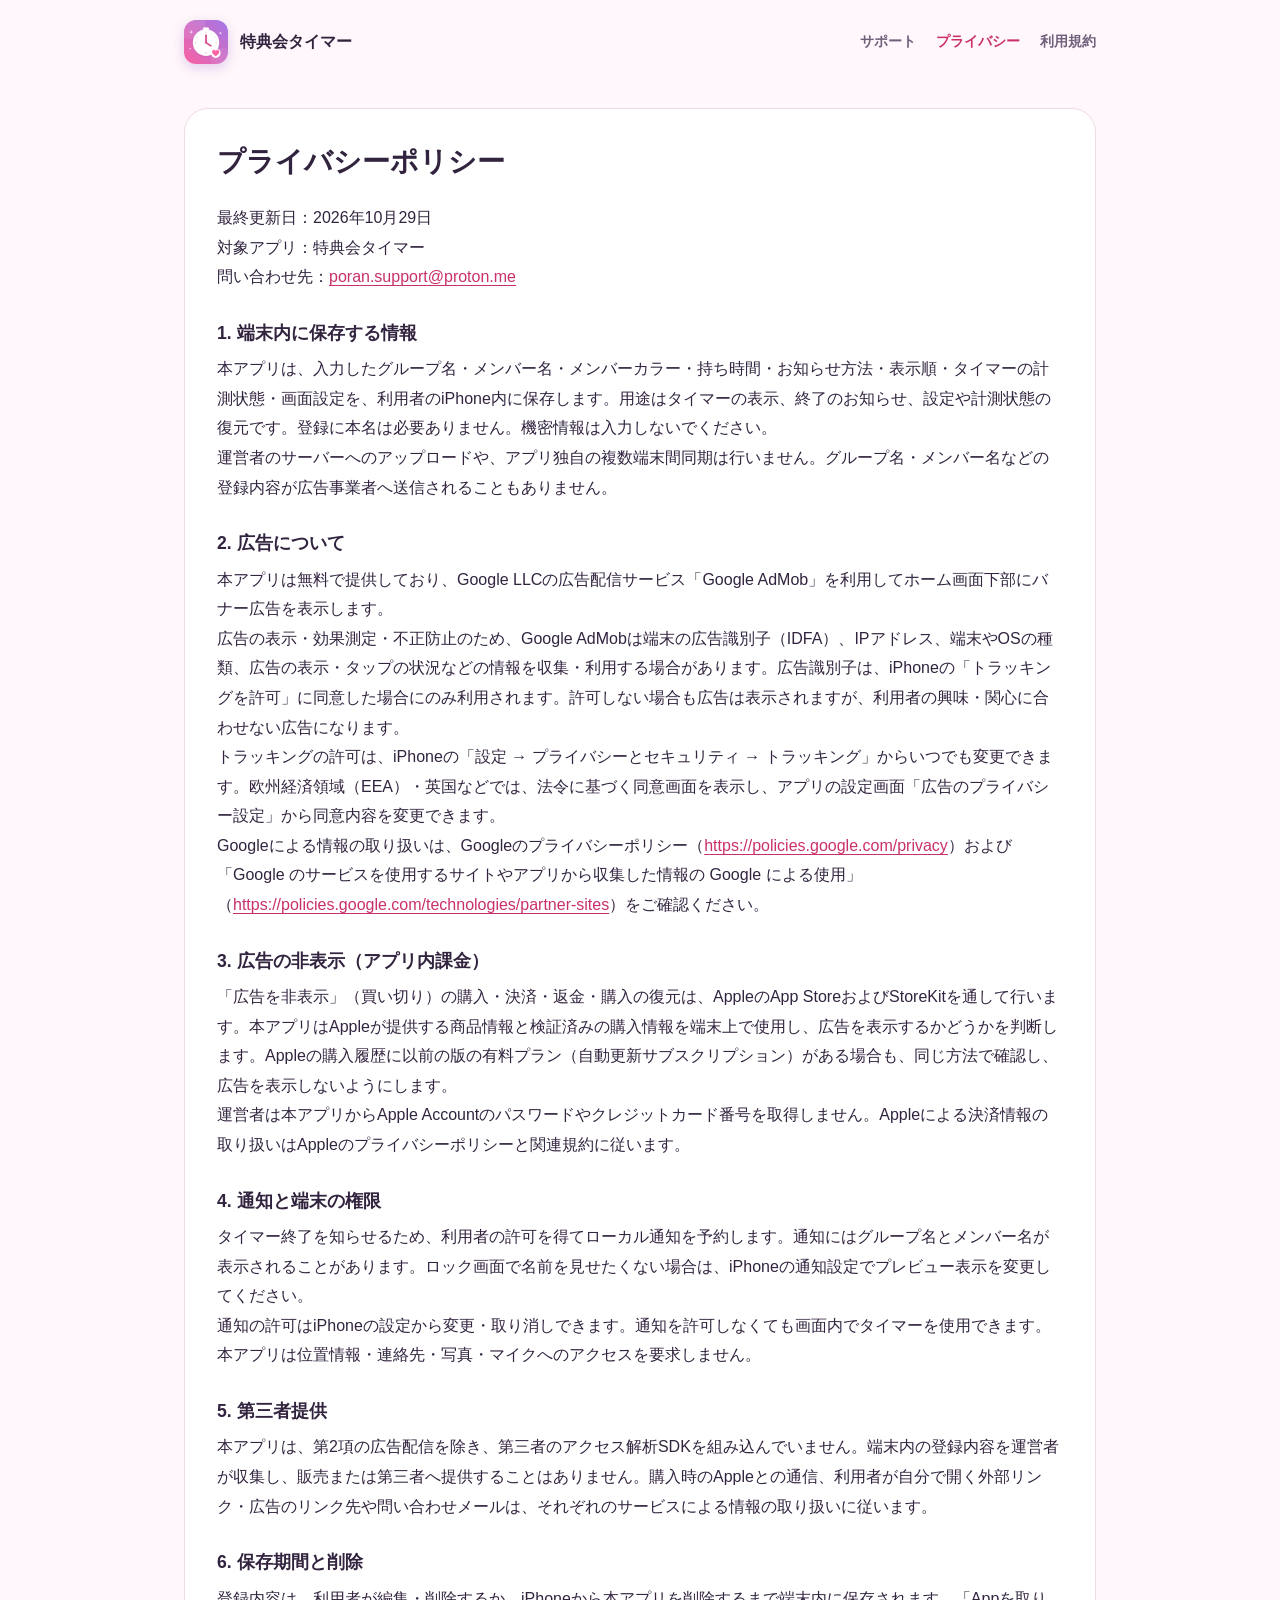
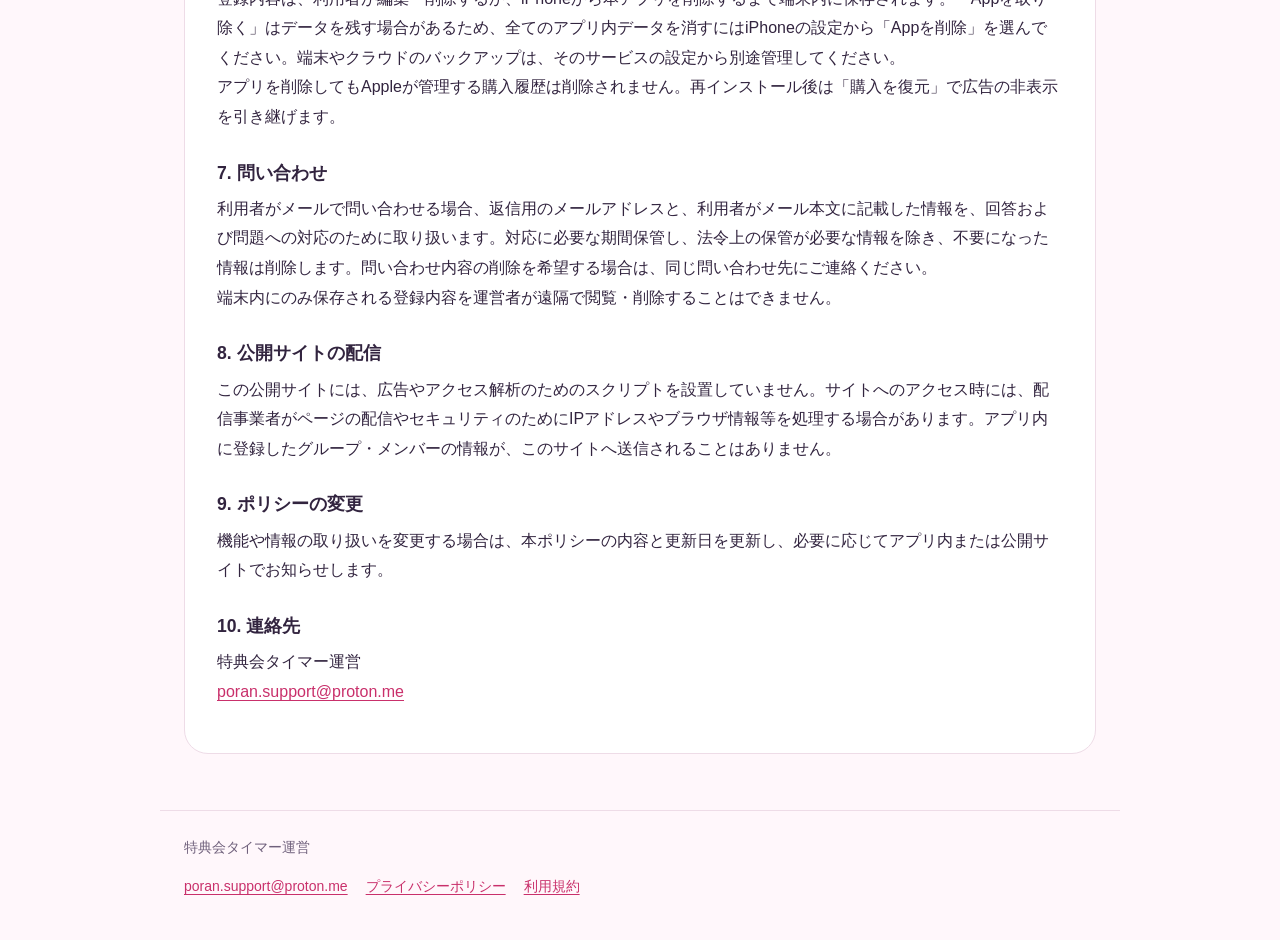
<file: privacy.html>
<!doctype html><html lang="ja"><head><meta charset="utf-8"><meta name="viewport" content="width=device-width,initial-scale=1"><title>プライバシーポリシー｜特典会タイマー</title><meta name="description" content="特典会タイマーのプライバシーポリシー。問い合わせ先 poran.support@proton.me。"><link rel="icon" href="app-icon.png" type="image/png"><link rel="stylesheet" href="styles.css"></head><body><header><a class="brand" href="index.html"><img src="app-icon.png" alt="" width="48" height="48"><span>特典会タイマー</span></a><nav aria-label="サイト内のページ"><a href="index.html">サポート</a><a href="privacy.html" aria-current="page">プライバシー</a><a href="terms.html">利用規約</a></nav></header><main id="main"><article class="legal-copy"><h1>プライバシーポリシー</h1><p>最終更新日：2026年10月29日<br>対象アプリ：特典会タイマー<br>問い合わせ先：<a href="mailto:poran.support@proton.me">poran.support@proton.me</a></p><h2>1. 端末内に保存する情報</h2><p>本アプリは、入力したグループ名・メンバー名・メンバーカラー・持ち時間・お知らせ方法・表示順・タイマーの計測状態・画面設定を、利用者のiPhone内に保存します。用途はタイマーの表示、終了のお知らせ、設定や計測状態の復元です。登録に本名は必要ありません。機密情報は入力しないでください。<br>運営者のサーバーへのアップロードや、アプリ独自の複数端末間同期は行いません。グループ名・メンバー名などの登録内容が広告事業者へ送信されることもありません。</p><h2>2. 広告について</h2><p>本アプリは無料で提供しており、Google LLCの広告配信サービス「Google AdMob」を利用してホーム画面下部にバナー広告を表示します。<br>広告の表示・効果測定・不正防止のため、Google AdMobは端末の広告識別子（IDFA）、IPアドレス、端末やOSの種類、広告の表示・タップの状況などの情報を収集・利用する場合があります。広告識別子は、iPhoneの「トラッキングを許可」に同意した場合にのみ利用されます。許可しない場合も広告は表示されますが、利用者の興味・関心に合わせない広告になります。<br>トラッキングの許可は、iPhoneの「設定 → プライバシーとセキュリティ → トラッキング」からいつでも変更できます。欧州経済領域（EEA）・英国などでは、法令に基づく同意画面を表示し、アプリの設定画面「広告のプライバシー設定」から同意内容を変更できます。<br>Googleによる情報の取り扱いは、Googleのプライバシーポリシー（<a href="https://policies.google.com/privacy">https://policies.google.com/privacy</a>）および「Google のサービスを使用するサイトやアプリから収集した情報の Google による使用」（<a href="https://policies.google.com/technologies/partner-sites">https://policies.google.com/technologies/partner-sites</a>）をご確認ください。</p><h2>3. 広告の非表示（アプリ内課金）</h2><p>「広告を非表示」（買い切り）の購入・決済・返金・購入の復元は、AppleのApp StoreおよびStoreKitを通して行います。本アプリはAppleが提供する商品情報と検証済みの購入情報を端末上で使用し、広告を表示するかどうかを判断します。Appleの購入履歴に以前の版の有料プラン（自動更新サブスクリプション）がある場合も、同じ方法で確認し、広告を表示しないようにします。<br>運営者は本アプリからApple Accountのパスワードやクレジットカード番号を取得しません。Appleによる決済情報の取り扱いはAppleのプライバシーポリシーと関連規約に従います。</p><h2>4. 通知と端末の権限</h2><p>タイマー終了を知らせるため、利用者の許可を得てローカル通知を予約します。通知にはグループ名とメンバー名が表示されることがあります。ロック画面で名前を見せたくない場合は、iPhoneの通知設定でプレビュー表示を変更してください。<br>通知の許可はiPhoneの設定から変更・取り消しできます。通知を許可しなくても画面内でタイマーを使用できます。本アプリは位置情報・連絡先・写真・マイクへのアクセスを要求しません。</p><h2>5. 第三者提供</h2><p>本アプリは、第2項の広告配信を除き、第三者のアクセス解析SDKを組み込んでいません。端末内の登録内容を運営者が収集し、販売または第三者へ提供することはありません。購入時のAppleとの通信、利用者が自分で開く外部リンク・広告のリンク先や問い合わせメールは、それぞれのサービスによる情報の取り扱いに従います。</p><h2>6. 保存期間と削除</h2><p>登録内容は、利用者が編集・削除するか、iPhoneから本アプリを削除するまで端末内に保存されます。「Appを取り除く」はデータを残す場合があるため、全てのアプリ内データを消すにはiPhoneの設定から「Appを削除」を選んでください。端末やクラウドのバックアップは、そのサービスの設定から別途管理してください。<br>アプリを削除してもAppleが管理する購入履歴は削除されません。再インストール後は「購入を復元」で広告の非表示を引き継げます。</p><h2>7. 問い合わせ</h2><p>利用者がメールで問い合わせる場合、返信用のメールアドレスと、利用者がメール本文に記載した情報を、回答および問題への対応のために取り扱います。対応に必要な期間保管し、法令上の保管が必要な情報を除き、不要になった情報は削除します。問い合わせ内容の削除を希望する場合は、同じ問い合わせ先にご連絡ください。<br>端末内にのみ保存される登録内容を運営者が遠隔で閲覧・削除することはできません。</p><h2>8. 公開サイトの配信</h2><p>この公開サイトには、広告やアクセス解析のためのスクリプトを設置していません。サイトへのアクセス時には、配信事業者がページの配信やセキュリティのためにIPアドレスやブラウザ情報等を処理する場合があります。アプリ内に登録したグループ・メンバーの情報が、このサイトへ送信されることはありません。</p><h2>9. ポリシーの変更</h2><p>機能や情報の取り扱いを変更する場合は、本ポリシーの内容と更新日を更新し、必要に応じてアプリ内または公開サイトでお知らせします。</p><h2>10. 連絡先</h2><p>特典会タイマー運営<br><a href="mailto:poran.support@proton.me">poran.support@proton.me</a></p></article></main><footer><p>特典会タイマー運営</p><a href="mailto:poran.support@proton.me">poran.support@proton.me</a><a href="privacy.html">プライバシーポリシー</a><a href="terms.html">利用規約</a></footer></body></html>
</file>
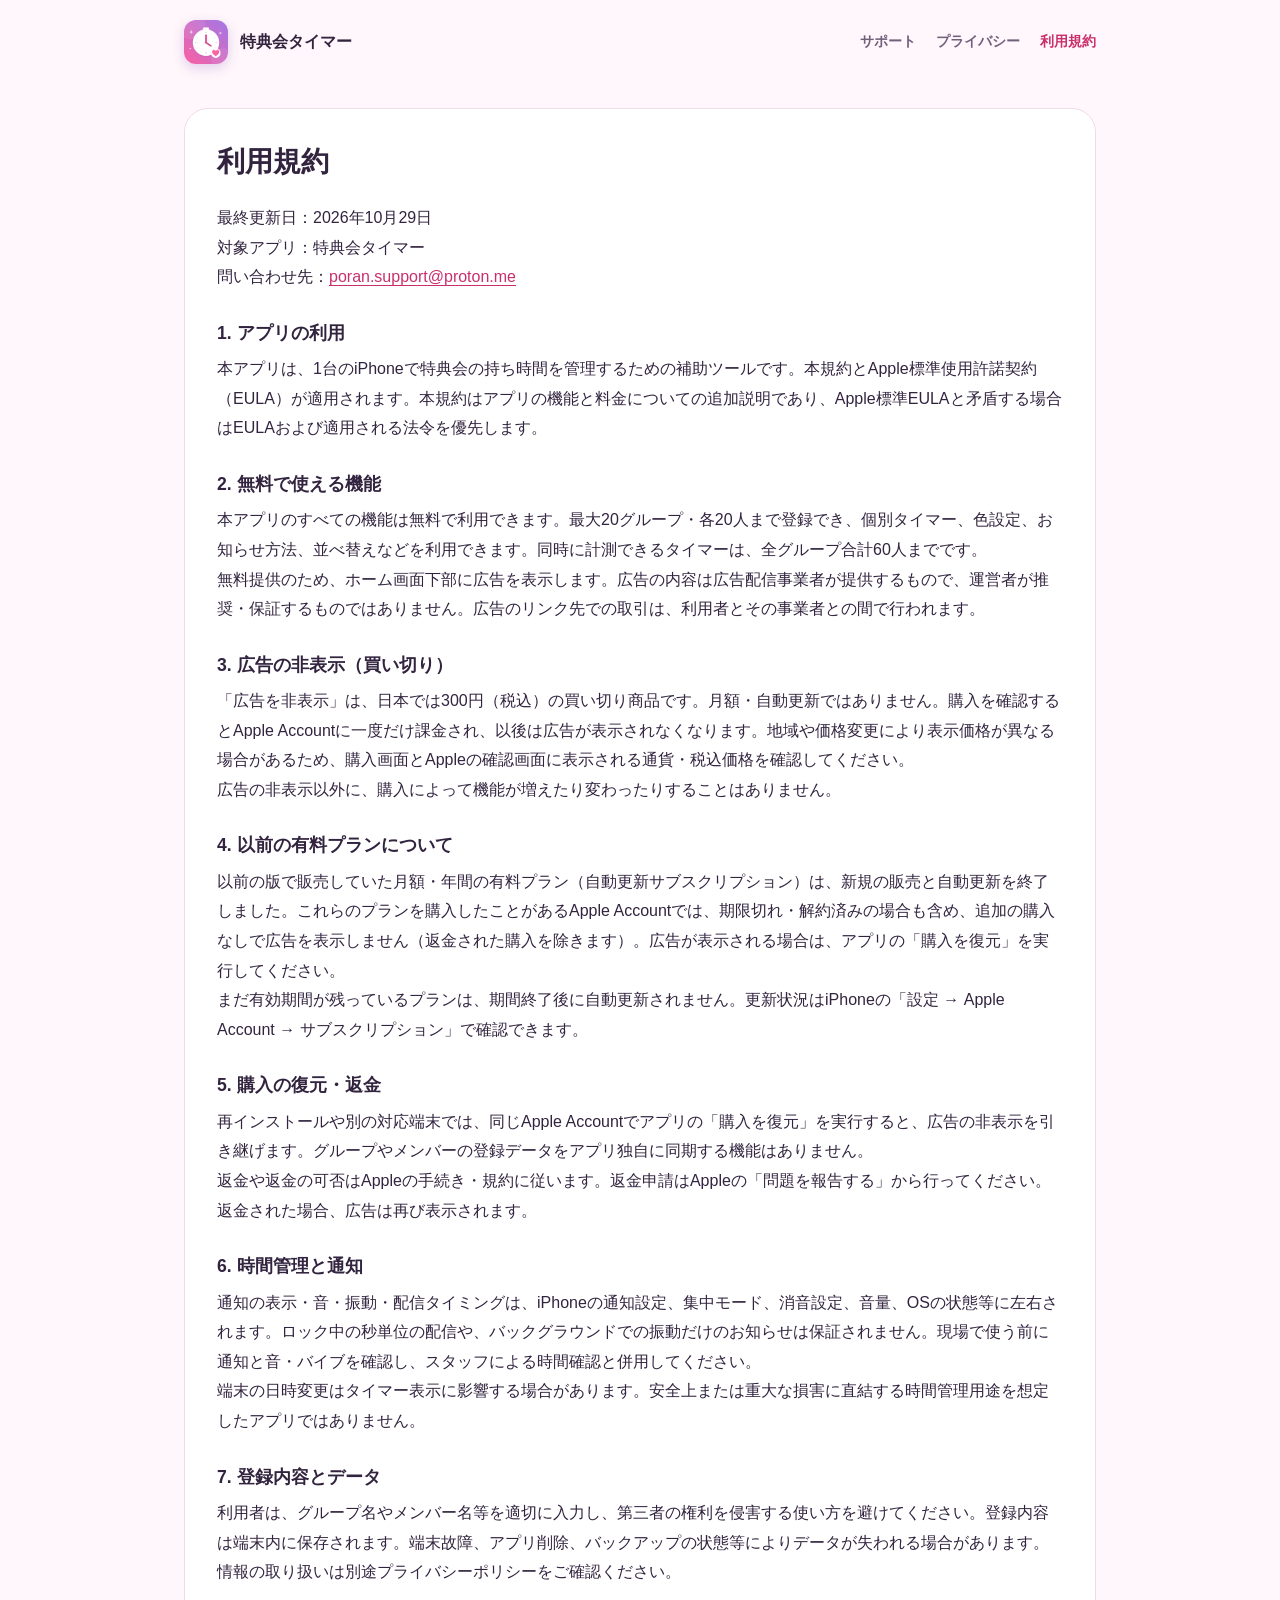
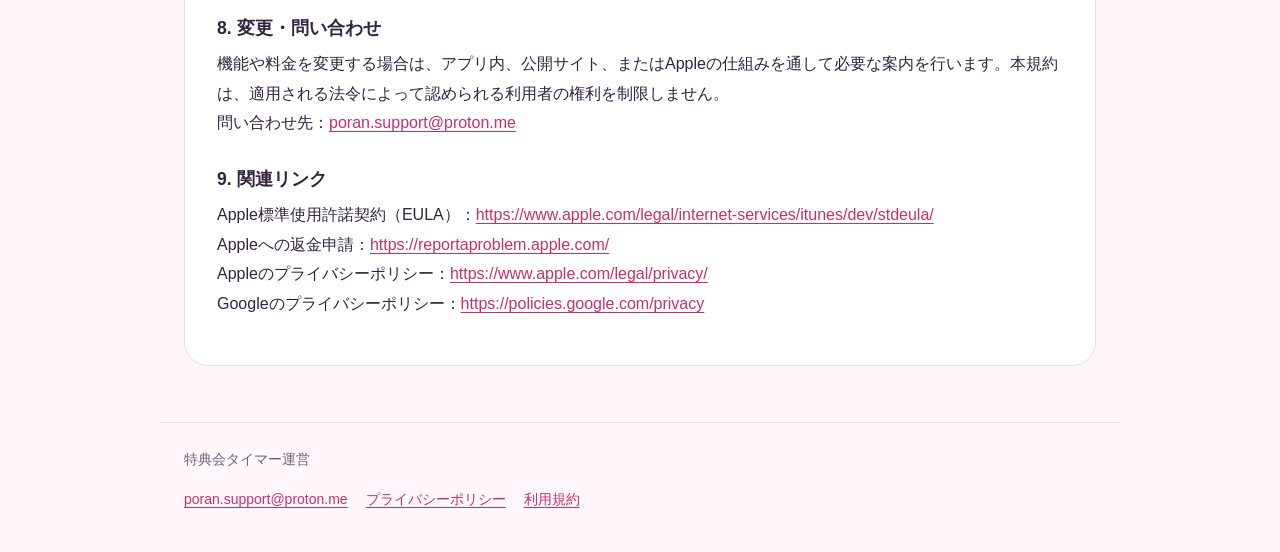
<file: terms.html>
<!doctype html><html lang="ja"><head><meta charset="utf-8"><meta name="viewport" content="width=device-width,initial-scale=1"><title>利用規約｜特典会タイマー</title><meta name="description" content="特典会タイマーの利用規約。問い合わせ先 poran.support@proton.me。"><link rel="icon" href="app-icon.png" type="image/png"><link rel="stylesheet" href="styles.css"></head><body><header><a class="brand" href="index.html"><img src="app-icon.png" alt="" width="48" height="48"><span>特典会タイマー</span></a><nav aria-label="サイト内のページ"><a href="index.html">サポート</a><a href="privacy.html">プライバシー</a><a href="terms.html" aria-current="page">利用規約</a></nav></header><main id="main"><article class="legal-copy"><h1>利用規約</h1><p>最終更新日：2026年10月29日<br>対象アプリ：特典会タイマー<br>問い合わせ先：<a href="mailto:poran.support@proton.me">poran.support@proton.me</a></p><h2>1. アプリの利用</h2><p>本アプリは、1台のiPhoneで特典会の持ち時間を管理するための補助ツールです。本規約とApple標準使用許諾契約（EULA）が適用されます。本規約はアプリの機能と料金についての追加説明であり、Apple標準EULAと矛盾する場合はEULAおよび適用される法令を優先します。</p><h2>2. 無料で使える機能</h2><p>本アプリのすべての機能は無料で利用できます。最大20グループ・各20人まで登録でき、個別タイマー、色設定、お知らせ方法、並べ替えなどを利用できます。同時に計測できるタイマーは、全グループ合計60人までです。<br>無料提供のため、ホーム画面下部に広告を表示します。広告の内容は広告配信事業者が提供するもので、運営者が推奨・保証するものではありません。広告のリンク先での取引は、利用者とその事業者との間で行われます。</p><h2>3. 広告の非表示（買い切り）</h2><p>「広告を非表示」は、日本では300円（税込）の買い切り商品です。月額・自動更新ではありません。購入を確認するとApple Accountに一度だけ課金され、以後は広告が表示されなくなります。地域や価格変更により表示価格が異なる場合があるため、購入画面とAppleの確認画面に表示される通貨・税込価格を確認してください。<br>広告の非表示以外に、購入によって機能が増えたり変わったりすることはありません。</p><h2>4. 以前の有料プランについて</h2><p>以前の版で販売していた月額・年間の有料プラン（自動更新サブスクリプション）は、新規の販売と自動更新を終了しました。これらのプランを購入したことがあるApple Accountでは、期限切れ・解約済みの場合も含め、追加の購入なしで広告を表示しません（返金された購入を除きます）。広告が表示される場合は、アプリの「購入を復元」を実行してください。<br>まだ有効期間が残っているプランは、期間終了後に自動更新されません。更新状況はiPhoneの「設定 → Apple Account → サブスクリプション」で確認できます。</p><h2>5. 購入の復元・返金</h2><p>再インストールや別の対応端末では、同じApple Accountでアプリの「購入を復元」を実行すると、広告の非表示を引き継げます。グループやメンバーの登録データをアプリ独自に同期する機能はありません。<br>返金や返金の可否はAppleの手続き・規約に従います。返金申請はAppleの「問題を報告する」から行ってください。返金された場合、広告は再び表示されます。</p><h2>6. 時間管理と通知</h2><p>通知の表示・音・振動・配信タイミングは、iPhoneの通知設定、集中モード、消音設定、音量、OSの状態等に左右されます。ロック中の秒単位の配信や、バックグラウンドでの振動だけのお知らせは保証されません。現場で使う前に通知と音・バイブを確認し、スタッフによる時間確認と併用してください。<br>端末の日時変更はタイマー表示に影響する場合があります。安全上または重大な損害に直結する時間管理用途を想定したアプリではありません。</p><h2>7. 登録内容とデータ</h2><p>利用者は、グループ名やメンバー名等を適切に入力し、第三者の権利を侵害する使い方を避けてください。登録内容は端末内に保存されます。端末故障、アプリ削除、バックアップの状態等によりデータが失われる場合があります。情報の取り扱いは別途プライバシーポリシーをご確認ください。</p><h2>8. 変更・問い合わせ</h2><p>機能や料金を変更する場合は、アプリ内、公開サイト、またはAppleの仕組みを通して必要な案内を行います。本規約は、適用される法令によって認められる利用者の権利を制限しません。<br>問い合わせ先：<a href="mailto:poran.support@proton.me">poran.support@proton.me</a></p><h2>9. 関連リンク</h2><p>Apple標準使用許諾契約（EULA）：<a href="https://www.apple.com/legal/internet-services/itunes/dev/stdeula/">https://www.apple.com/legal/internet-services/itunes/dev/stdeula/</a><br>Appleへの返金申請：<a href="https://reportaproblem.apple.com/">https://reportaproblem.apple.com/</a><br>Appleのプライバシーポリシー：<a href="https://www.apple.com/legal/privacy/">https://www.apple.com/legal/privacy/</a><br>Googleのプライバシーポリシー：<a href="https://policies.google.com/privacy">https://policies.google.com/privacy</a></p></article></main><footer><p>特典会タイマー運営</p><a href="mailto:poran.support@proton.me">poran.support@proton.me</a><a href="privacy.html">プライバシーポリシー</a><a href="terms.html">利用規約</a></footer></body></html>
</file>
<file: styles.css>
:root{--ink:#32243f;--muted:#6f607b;--pink:#c9306b;--pink-soft:#ffe3ee;--lilac:#8d55c5;--lilac-soft:#efe3ff;--bg:#fff7fb;--card:#fff;--line:#eedce7;--shadow:0 10px 30px rgba(201,48,107,.08)}
*{box-sizing:border-box}html{color-scheme:light;scroll-behavior:smooth}
body{margin:0;background:var(--bg);color:var(--ink);font:1rem/1.85 -apple-system,BlinkMacSystemFont,"Hiragino Sans","Hiragino Kaku Gothic ProN","Yu Gothic",sans-serif;-webkit-text-size-adjust:100%}
a{color:var(--pink);text-underline-offset:.2em}a:focus-visible,summary:focus-visible{outline:3px solid var(--lilac);outline-offset:4px;border-radius:6px}
img{max-width:100%}
header,main,footer,.wrap{max-width:960px;margin:auto;padding:20px 24px}
header{display:flex;gap:16px;align-items:center;flex-wrap:wrap}
.brand{display:flex;gap:12px;align-items:center;font-weight:800;color:var(--ink);text-decoration:none}
.brand img{width:44px;height:44px;border-radius:12px;box-shadow:0 4px 12px rgba(141,85,197,.25)}
nav{display:flex;gap:20px;flex-wrap:wrap;margin-left:auto;font-size:.875rem;font-weight:600}nav a{padding:8px 0;color:var(--muted);text-decoration:none}nav a[aria-current]{color:var(--pink)}
main{padding-top:24px;padding-bottom:56px}
h1{font-size:1.75rem;line-height:1.5;margin:0 0 20px}h2{font-size:1.3rem;line-height:1.5;margin:0 0 14px}h3{font-size:1.05rem;margin:0 0 6px}
p{margin:0 0 14px;overflow-wrap:anywhere}.meta{color:var(--muted);font-size:.875rem}
/* hero */
.hero{display:grid;grid-template-columns:1.1fr .9fr;gap:32px;align-items:center;background:linear-gradient(135deg,#ffe7f0 0%,#f2e6ff 100%);border-radius:32px;padding:44px 40px;margin-top:8px;overflow:hidden}
.hero .eyebrow{display:inline-block;background:#fff;color:var(--pink);font-weight:800;font-size:.8rem;padding:4px 14px;border-radius:999px;margin-bottom:14px}
.hero h1{font-size:2.3rem;line-height:1.35;margin:0 0 14px;letter-spacing:.02em}.hero h1 em{font-style:normal;color:var(--pink)}
.hero p.lead{font-size:1.05rem;color:#4b3b59}
.badges{display:flex;flex-wrap:wrap;gap:8px;margin:18px 0 22px}.badges span{background:#fff;border:1px solid var(--line);border-radius:999px;padding:4px 12px;font-size:.8rem;font-weight:700;color:var(--muted)}
.btn{display:inline-flex;align-items:center;gap:8px;min-height:50px;background:var(--pink);color:#fff;padding:10px 26px;text-decoration:none;border-radius:14px;font-weight:800;box-shadow:0 8px 20px rgba(201,48,107,.25)}
.btn.sub{background:#fff;color:var(--pink);box-shadow:none;border:1px solid var(--line)}
.hero-art{display:flex;justify-content:center}
.hero-art img{width:min(270px,100%);border-radius:28px;box-shadow:0 20px 50px rgba(50,36,63,.18)}
/* sections */
section{margin-top:56px}.section-head{text-align:center;margin-bottom:24px}.section-head p{color:var(--muted)}
.features{display:grid;grid-template-columns:repeat(3,1fr);gap:16px}
.feature{background:var(--card);border:1px solid var(--line);border-radius:22px;padding:22px;box-shadow:var(--shadow)}
.feature .icon{width:44px;height:44px;border-radius:14px;display:grid;place-items:center;font-size:1.35rem;margin-bottom:10px;background:var(--pink-soft)}
.feature:nth-child(3n+2) .icon{background:var(--lilac-soft)}.feature:nth-child(3n) .icon{background:#e2f6ee}
.feature p{color:var(--muted);font-size:.92rem;margin:0}
.shots{display:flex;gap:16px;overflow-x:auto;scroll-snap-type:x mandatory;padding:4px 4px 18px;-webkit-overflow-scrolling:touch}
.shots img{flex:0 0 auto;width:220px;border-radius:22px;scroll-snap-align:center;box-shadow:var(--shadow);background:#fff}
.steps{counter-reset:step;display:grid;grid-template-columns:repeat(3,1fr);gap:16px;list-style:none;padding:0;margin:0}
.steps li{background:var(--card);border:1px solid var(--line);border-radius:22px;padding:22px 22px 18px;position:relative}
.steps li::before{counter-increment:step;content:counter(step);display:grid;place-items:center;width:32px;height:32px;border-radius:50%;background:var(--pink);color:#fff;font-weight:800;margin-bottom:10px}
.steps p{color:var(--muted);font-size:.92rem;margin:0}
.price{display:grid;grid-template-columns:1fr 1fr;gap:16px}
.price .card{background:var(--card);border:1px solid var(--line);border-radius:22px;padding:24px}.price .card.accent{background:linear-gradient(135deg,#fff 0%,#fff0f6 100%);border-color:#f3c3d6}
.price .amount{font-size:1.8rem;font-weight:800;color:var(--pink);line-height:1.2;margin:4px 0 8px}
.faq details{background:var(--card);border:1px solid var(--line);border-radius:18px;padding:4px 20px;margin-bottom:10px}
.faq summary{cursor:pointer;font-weight:700;padding:14px 0;list-style:none}.faq summary::-webkit-details-marker{display:none}
.faq summary::after{content:"＋";float:right;color:var(--pink)}.faq details[open] summary::after{content:"－"}
.faq details p{color:#4b3b59;font-size:.95rem}
.support-card{background:var(--card);border:1px solid var(--line);border-radius:24px;padding:28px;text-align:center;box-shadow:var(--shadow)}
.email{display:inline-flex;align-items:center;min-height:48px;background:var(--pink);color:#fff;padding:8px 24px;text-decoration:none;border-radius:14px;font-weight:700}
.legal-copy{background:var(--card);border:1px solid var(--line);border-radius:24px;padding:32px}
.legal-copy h2{font-size:1.1rem;margin:28px 0 8px}
footer{border-top:1px solid var(--line);color:var(--muted);font-size:.875rem;padding-top:24px;padding-bottom:40px}footer a{margin-right:18px}
@media(max-width:760px){
 .hero{grid-template-columns:1fr;padding:32px 24px;text-align:center}.hero h1{font-size:1.8rem}.badges{justify-content:center}.hero-art{order:-1}.hero-art img{width:150px;border-radius:24px}
 .features,.steps,.price{grid-template-columns:1fr}
 header,main,footer{padding-left:16px;padding-right:16px}nav{margin-left:0;width:100%;gap:18px}
 .legal-copy,.support-card{padding:22px;border-radius:20px}.shots img{width:190px}
}
</file>
